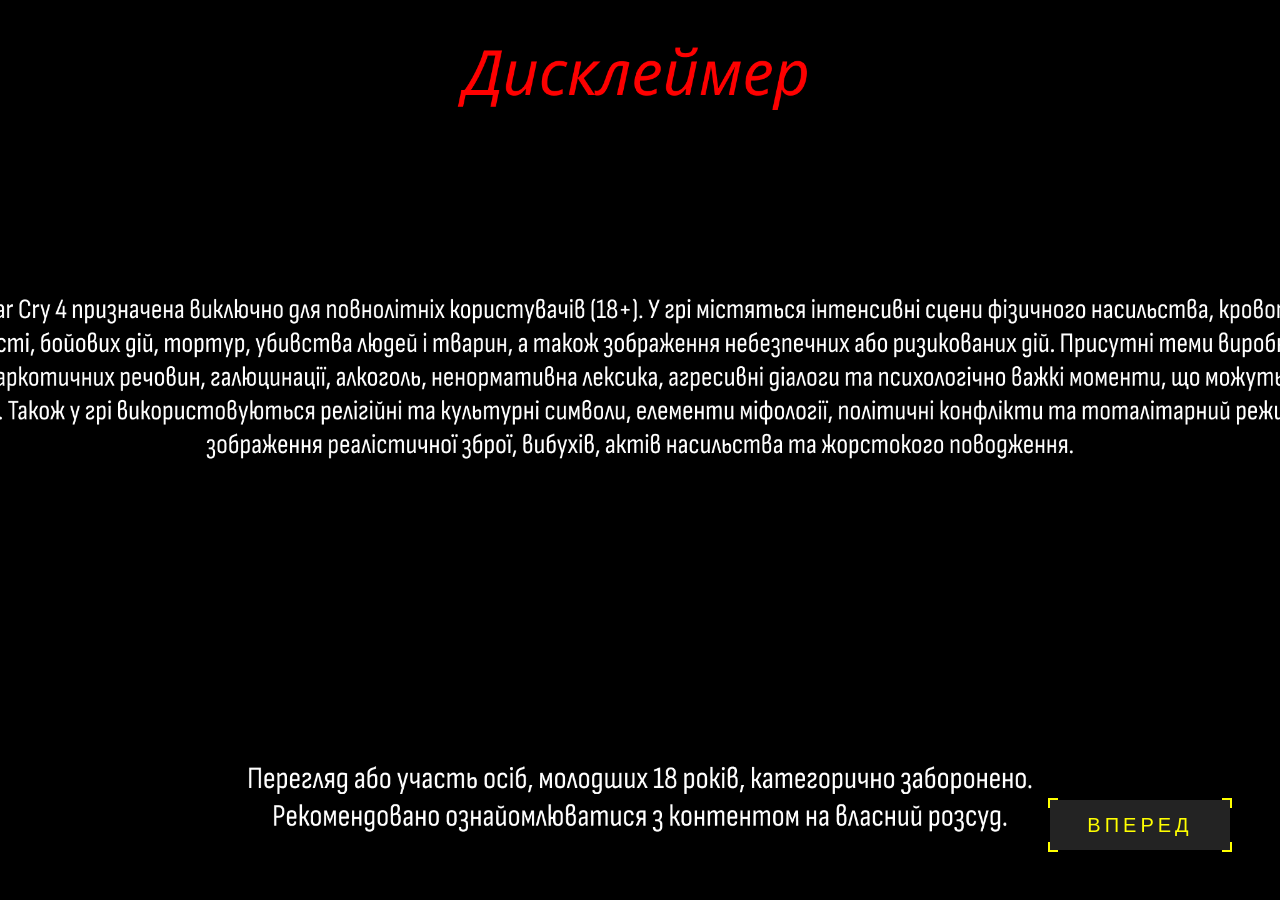
<file: index.html>
<!DOCTYPE html>
<html lang="ru">
<head>
    <meta charset="UTF-8">
    <meta name="viewport" content="width=device-width, initial-scale=1.0">
    <title>Novel</title>
    <link rel="stylesheet" href="./style.css">
</head>
<body>

    <div id="black-screen">
        <h1>Please press F11 to continue</h1>
    </div>

    <img src="./D_Novel.jpg" class="full-bg" alt="Фон">

    <a href="./page1/page1.html" class="custom-btn btn-next">
        <span>Вперед</span>
    </a>

    <script>
        function checkFullscreen() {
            const blackScreen = document.getElementById('black-screen');
            const isBrowserFullscreen = window.matchMedia('(display-mode: fullscreen)').matches;
            const heightDiff = Math.abs(window.screen.height - window.innerHeight);
            const isHeightFullscreen = heightDiff < 20;

            if (isBrowserFullscreen || isHeightFullscreen) {
                blackScreen.classList.add('hidden');
            } else {
                blackScreen.classList.remove('hidden');
            }
        }
        window.addEventListener('resize', checkFullscreen);
        window.addEventListener('load', checkFullscreen);
        setInterval(checkFullscreen, 500);
    </script>
</body>
</html>
</file>
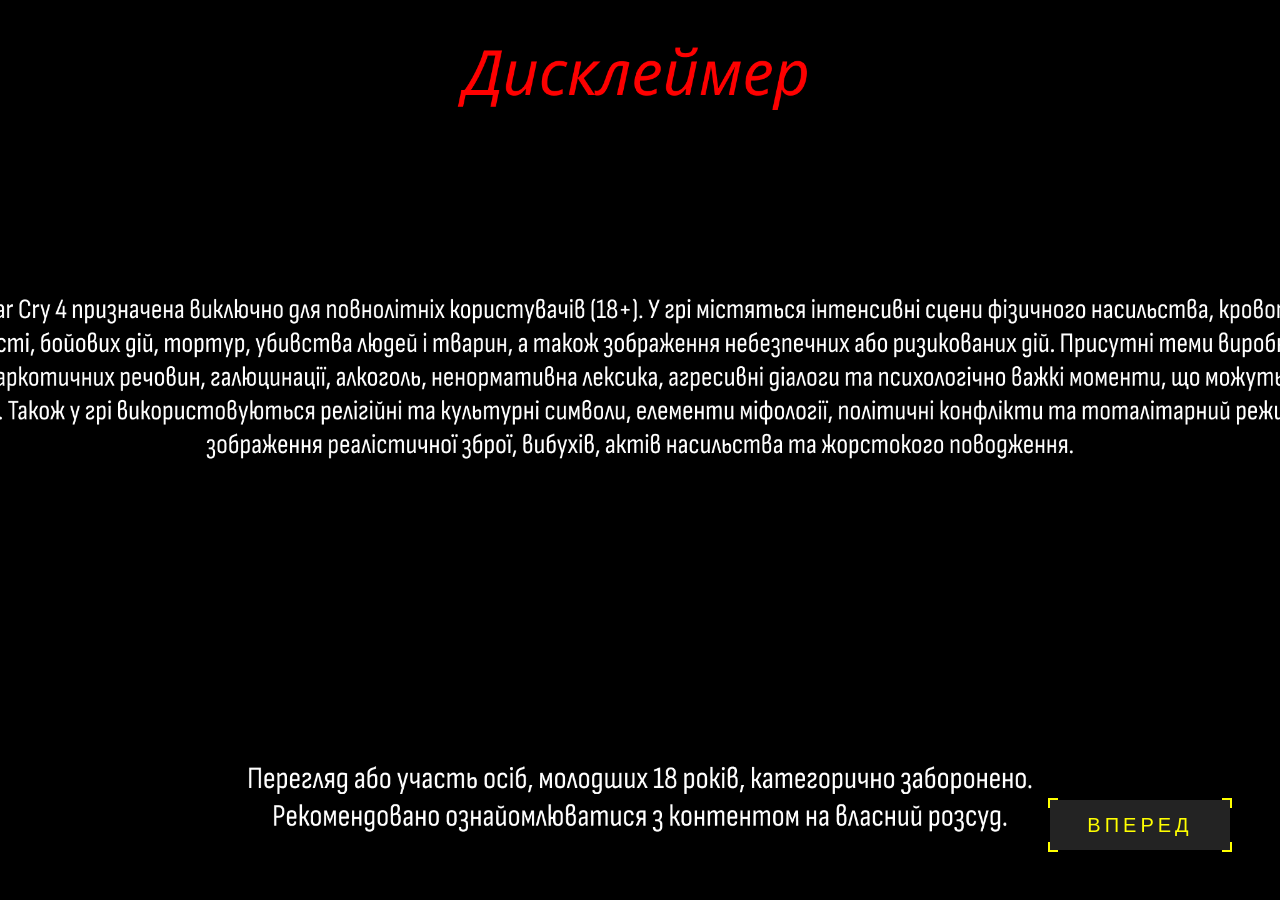
<file: index.html.html>
<!DOCTYPE html>
<html lang="ru">
<head>
    <meta charset="UTF-8">
    <meta name="viewport" content="width=device-width, initial-scale=1.0">
    <title>Novel</title>
    <link rel="stylesheet" href="./style.css.css">
</head>
<body>

    <div id="black-screen">
        <h1>Please press F11 to continue</h1>
    </div>

    <img src="./D_Novel.jpg" class="full-bg" alt="Фон">

    <a href="../Page 1/Page 1.html" class="custom-btn btn-next">
        <span>Вперед</span>
    </a>

    <script>
        function checkFullscreen() {
            const blackScreen = document.getElementById('black-screen');
            const isBrowserFullscreen = window.matchMedia('(display-mode: fullscreen)').matches;
            const heightDiff = Math.abs(window.screen.height - window.innerHeight);
            const isHeightFullscreen = heightDiff < 20;

            if (isBrowserFullscreen || isHeightFullscreen) {
                blackScreen.classList.add('hidden');
            } else {
                blackScreen.classList.remove('hidden');
            }
        }
        window.addEventListener('resize', checkFullscreen);
        window.addEventListener('load', checkFullscreen);
        setInterval(checkFullscreen, 500);
    </script>
</body>
</html>
</file>
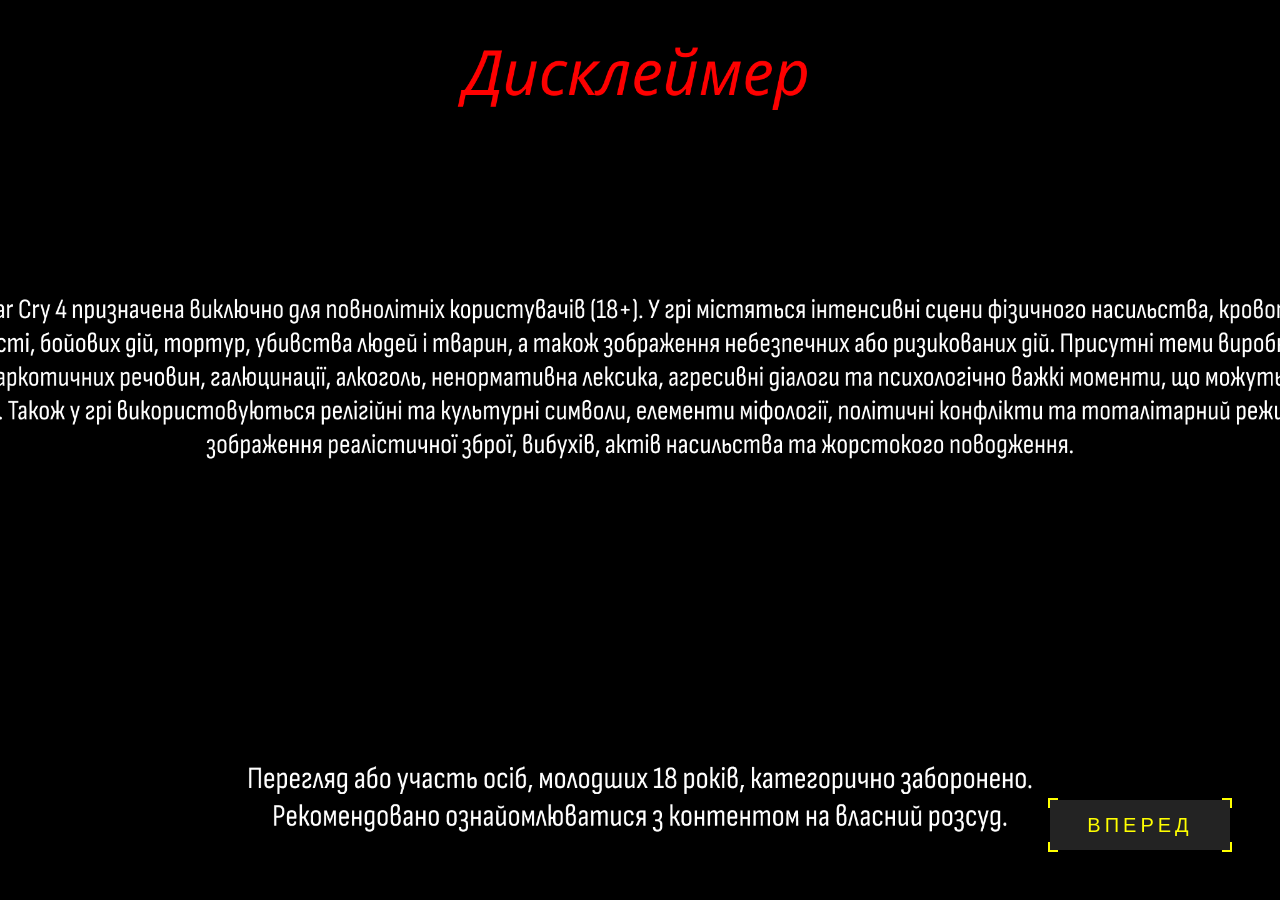
<file: Novel.html>
<!DOCTYPE html>
<html lang="ru">
<head>
    <meta charset="UTF-8">
    <meta name="viewport" content="width=device-width, initial-scale=1.0">
    <title>Novel</title>
    <link rel="stylesheet" href="./Novel.css">
</head>
<body>

    <div id="black-screen">
        <h1>Please press F11 to continue</h1>
    </div>

    <img src="./D_Novel.jpg" class="full-bg" alt="Фон">

    <a href="../Page 1/Page 1.html" class="custom-btn btn-next">
        <span>Вперед</span>
    </a>

    <script>
        function checkFullscreen() {
            const blackScreen = document.getElementById('black-screen');
            const isBrowserFullscreen = window.matchMedia('(display-mode: fullscreen)').matches;
            const heightDiff = Math.abs(window.screen.height - window.innerHeight);
            const isHeightFullscreen = heightDiff < 20;

            if (isBrowserFullscreen || isHeightFullscreen) {
                blackScreen.classList.add('hidden');
            } else {
                blackScreen.classList.remove('hidden');
            }
        }
        window.addEventListener('resize', checkFullscreen);
        window.addEventListener('load', checkFullscreen);
        setInterval(checkFullscreen, 500);
    </script>
</body>
</html>
</file>
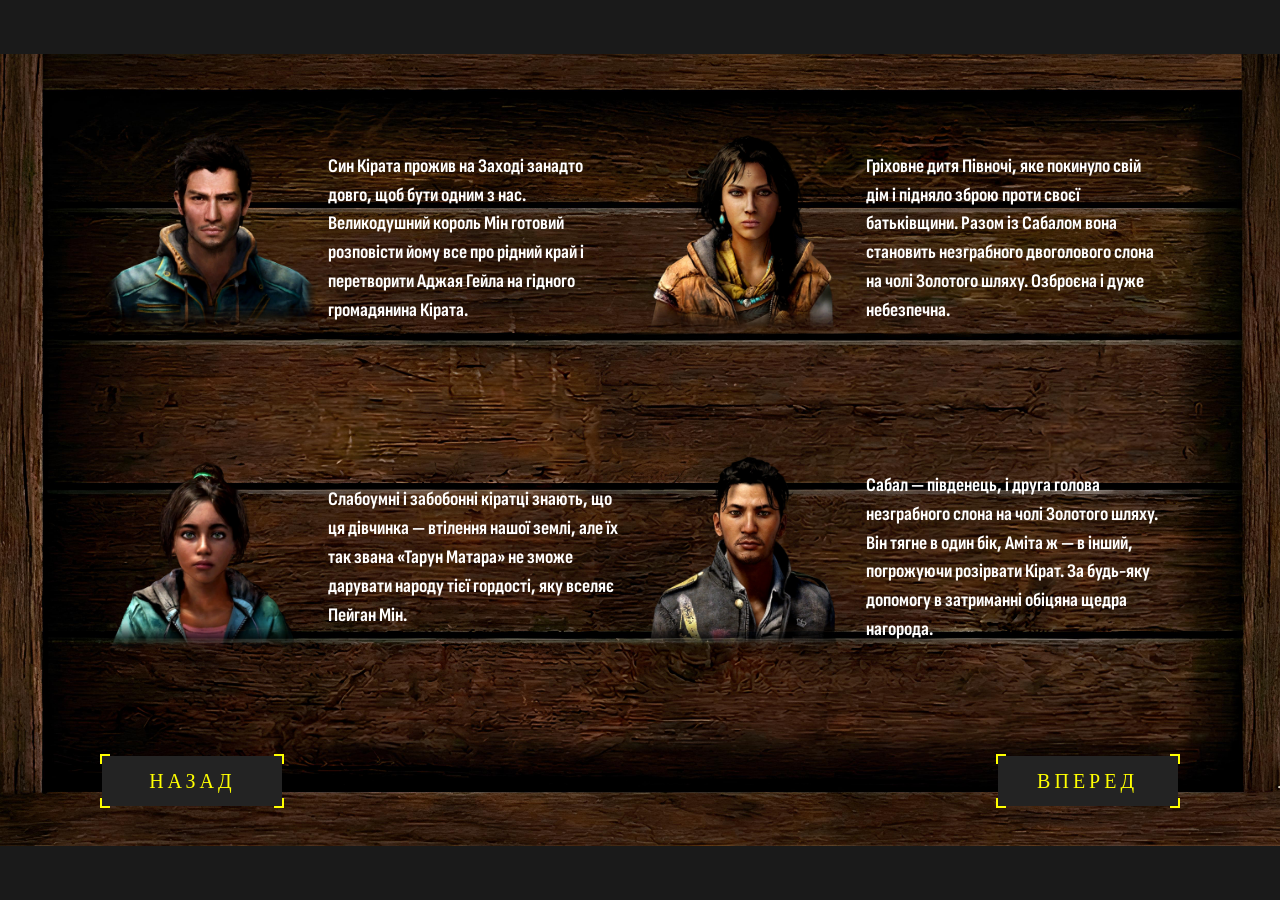
<file: Page 2/Page 2.html>
<!DOCTYPE html>
<html lang="ru">
<head>
    <meta charset="UTF-8">
    <meta name="viewport" content="width=device-width, initial-scale=1.0">
    <title>Novel</title>
    <link rel="stylesheet" href="./Page 2.css">
    <link rel="preconnect" href="https://fonts.googleapis.com">
    <link rel="preconnect" href="https://fonts.gstatic.com" crossorigin>
    <link href="https://fonts.googleapis.com/css2?family=Sofia+Sans+Condensed:ital,wght@1,500&display=swap" rel="stylesheet">
</head>
<body>

    <div id="black-screen">
        <h1>Please press F11 to continue</h1>
    </div>

    <div class="board-wrapper">
        <div class="grid-container">

            <div class="item">
                <a href="#" class="icon-link" target="_blank">
                    <img src="./png/Аджай.png" alt="Картинка 1">
                </a>
                <div class="text">Син Кірата прожив на Заході занадто довго, щоб бути одним з нас. Великодушний король Мін готовий розповісти йому все про рідний край і перетворити Аджая Гейла на гідного громадянина Кірата.</div>
            </div>

            <div class="item">
                <a href="#" class="icon-link" target="_blank">
                    <img src="./png/Амита.png" alt="Картинка 2">
                </a>
                <div class="text">Гріховне дитя Півночі, яке покинуло свій дім і підняло зброю проти своєї батьківщини. Разом із Сабалом вона становить незграбного двоголового слона на чолі Золотого шляху. Озброєна і дуже небезпечна.</div>
            </div>

            <div class="item">
                <a href="#" class="icon-link" target="_blank">
                    <img src="./png/Бхадра.png" alt="Картинка 3">
                </a>
                <div class="text">Слабоумні і забобонні кіратці знають, що ця дівчинка — втілення нашої землі, але їх так звана «Тарун Матара» не зможе дарувати народу тієї гордості, яку вселяє Пейган Мін.</div>
            </div>

            <div class="item">
                <a href="#" class="icon-link" target="_blank">
                    <img src="./png/Сабал.png" alt="Картинка 4">
                </a>
                <div class="text">Сабал — південець, і друга голова незграбного слона на чолі Золотого шляху. Він тягне в один бік, Аміта ж — в інший, погрожуючи розірвати Кірат. За будь-яку допомогу в затриманні обіцяна щедра нагорода.</div>
            </div>
            
        </div>
        
        <a href="../Page 1/Page 1.html" class="custom-btn btn-back">
            <span></span>Назад
        </a>

        <a href="../Page 3/Page 3.html" class="custom-btn btn-next">
            <span></span>Вперед
        </a>
    </div>

    <script>
        function checkFullscreen() {
            const blackScreen = document.getElementById('black-screen');
            
            // 1. Спрашиваем у браузера напрямую
            const isBrowserFullscreen = window.matchMedia('(display-mode: fullscreen)').matches;

            // 2. Геометрия (Разница высоты окна и монитора)
            const heightDiff = Math.abs(window.screen.height - window.innerHeight);
            const isHeightFullscreen = heightDiff < 20;

            // Логика переключения
            if (isBrowserFullscreen || isHeightFullscreen) {
                blackScreen.classList.add('hidden');
            } else {
                blackScreen.classList.remove('hidden');
            }
        }

        // Слушаем изменения
        window.addEventListener('resize', checkFullscreen);
        window.addEventListener('load', checkFullscreen);
        
        // Дополнительная страховка: проверка каждые 500мс
        setInterval(checkFullscreen, 500);
    </script>
</body>
</html>
</file>
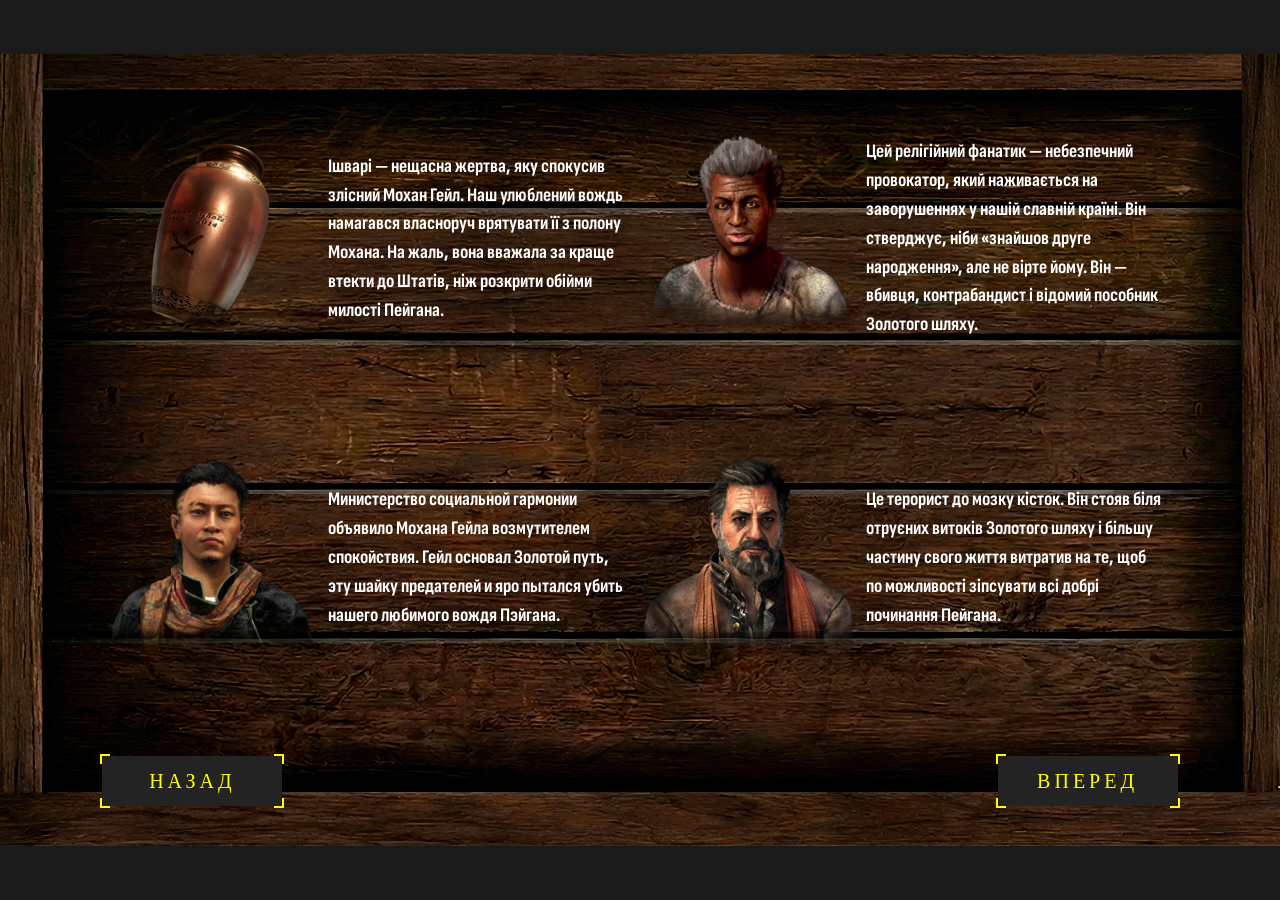
<file: Page 3/Page 3.html>
<!DOCTYPE html>
<html lang="ru">
<head>
    <meta charset="UTF-8">
    <meta name="viewport" content="width=device-width, initial-scale=1.0">
    <title>Novel</title>
    <link rel="stylesheet" href="./Page 3.css">
    <link rel="preconnect" href="https://fonts.googleapis.com">
    <link rel="preconnect" href="https://fonts.gstatic.com" crossorigin>
    <link href="https://fonts.googleapis.com/css2?family=Sofia+Sans+Condensed:ital,wght@1,500&display=swap" rel="stylesheet">
</head>
<body>

    <div id="black-screen">
        <h1>Please press F11 to continue</h1>
    </div>

    <div class="board-wrapper">
        <div class="grid-container">

            <div class="item">
                <a href="#" class="icon-link" target="_blank">
                    <img src="./png/Ишвари Гейл.png" alt="Картинка 5">
                </a>
                <div class="text">Ішварі — нещасна жертва, яку спокусив злісний Мохан Гейл. Наш улюблений вождь намагався власноруч врятувати її з полону Мохана. На жаль, вона вважала за краще втекти до Штатів, ніж розкрити обійми милості Пейгана.</div>
            </div>

            <div class="item">
                <a href="#" class="icon-link" target="_blank">
                    <img src="./png/Лонгин.png" alt="Картинка 6">
                </a>
                <div class="text">Цей релігійний фанатик — небезпечний провокатор, який наживається на заворушеннях у нашій славній країні. Він стверджує, ніби «знайшов друге народження», але не вірте йому. Він — вбивця, контрабандист і відомий пособник Золотого шляху.</div>
            </div>

            <div class="item">
                <a href="#" class="icon-link" target="_blank">
                    <img src="./png/Мохан-Гейл.png" alt="Картинка 7">
                </a>
                <div class="text">Министерство социальной гармонии объявило Мохана Гейла возмутителем спокойствия. Гейл основал Золотой путь, эту шайку предателей и яро пытался убить нашего любимого вождя Пэйгана.</div>
            </div>

            <div class="item">
                <a href="#" class="icon-link" target="_blank">
                    <img src="./png/Дарпан.png" alt="Картинка 8">
                </a>
                <div class="text">Це терорист до мозку кісток. Він стояв біля отруєних витоків Золотого шляху і більшу частину свого життя витратив на те, щоб по можливості зіпсувати всі добрі починання Пейгана.</div>
            </div>

        </div>
        
        <a href="../Page 2/Page 2.html" class="custom-btn btn-back">
            <span></span>Назад
        </a>

        <a href="../Page 4/Page 4.html" class="custom-btn btn-next">
            <span></span>Вперед
        </a>
    </div>

    <script>
        function checkFullscreen() {
            const blackScreen = document.getElementById('black-screen');
            
            // 1. Проверка через API браузера
            const isBrowserFullscreen = window.matchMedia('(display-mode: fullscreen)').matches;

            // 2. Проверка через геометрию окна
            const heightDiff = Math.abs(window.screen.height - window.innerHeight);
            const isHeightFullscreen = heightDiff < 20;

            if (isBrowserFullscreen || isHeightFullscreen) {
                blackScreen.classList.add('hidden');
            } else {
                blackScreen.classList.remove('hidden');
            }
        }

        window.addEventListener('resize', checkFullscreen);
        window.addEventListener('load', checkFullscreen);
        setInterval(checkFullscreen, 500);
    </script>
</body>
</html>
</file>
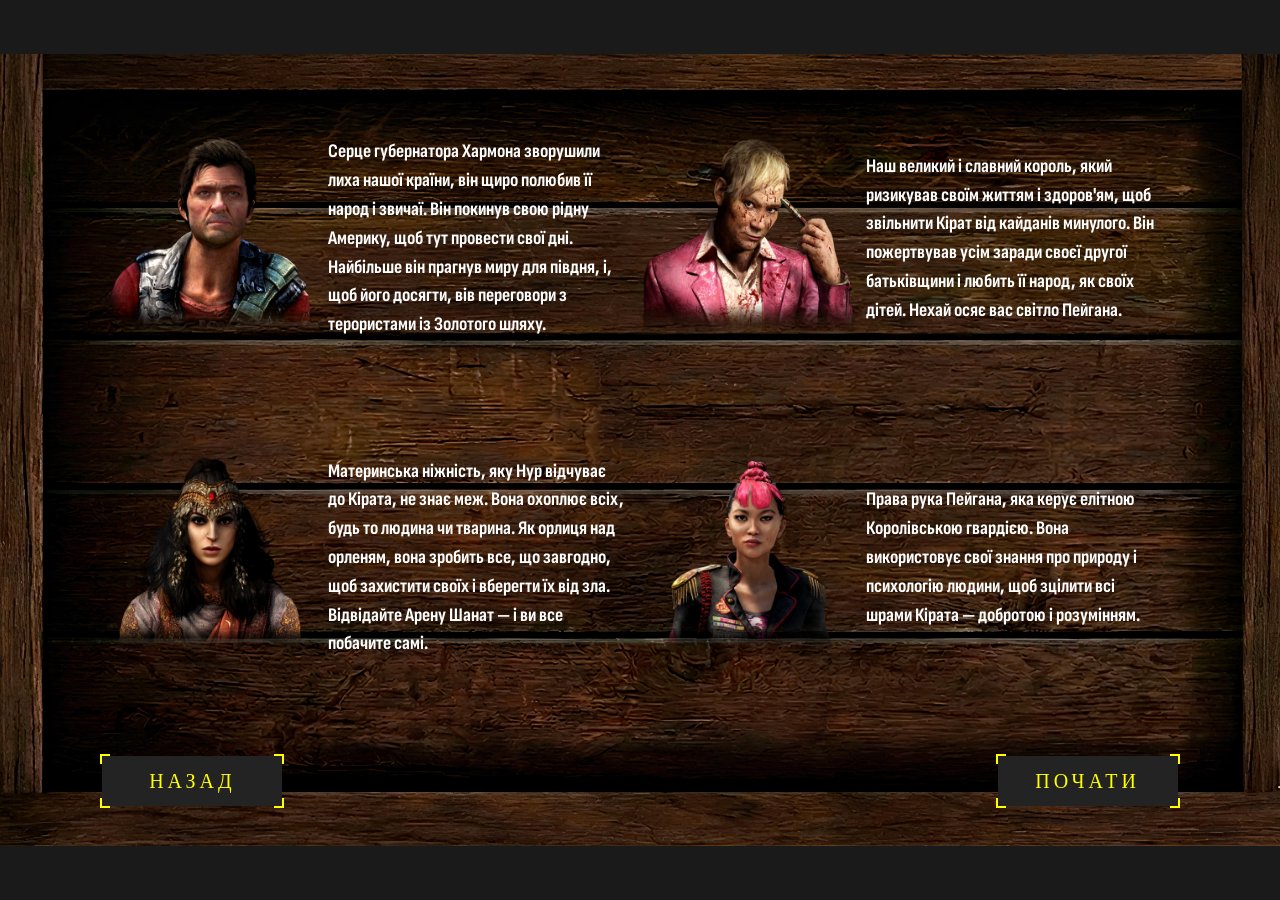
<file: Page 4/Page 4.html>
<!DOCTYPE html>
<html lang="ru">
<head>
    <meta charset="UTF-8">
    <meta name="viewport" content="width=device-width, initial-scale=1.0">
    <title>Novel</title>
    <link rel="stylesheet" href="./Page 4.css">
    <link rel="preconnect" href="https://fonts.googleapis.com">
    <link rel="preconnect" href="https://fonts.gstatic.com" crossorigin>
    <link href="https://fonts.googleapis.com/css2?family=Sofia+Sans+Condensed:ital,wght@1,500&display=swap" rel="stylesheet">
</head>
<body>
    <div id="black-screen">
        <h1>Please press F11 to continue</h1>
    </div>

    <div class="board-wrapper">
        <div class="grid-container">
            <div class="item">
                <a href="#" class="icon-link" target="_blank">
                    <img src="./png/Пол.png" alt="Картинка 9">
                </a>
                <div class="text">Серце губернатора Хармона зворушили лиха нашої країни, він щиро полюбив її народ і звичаї. Він покинув свою рідну Америку, щоб тут провести свої дні. Найбільше він прагнув миру для півдня, і, щоб його досягти, вів переговори з терористами із Золотого шляху.</div>
            </div>

            <div class="item">
                <a href="#" class="icon-link" target="_blank">
                    <img src="./png/Пэйган Мин.png" alt="Картинка 10">
                </a>
                <div class="text">Наш великий і славний король, який ризикував своїм життям і здоров'ям, щоб звільнити Кірат від кайданів минулого. Він пожертвував усім заради своєї другої батьківщини і любить її народ, як своїх дітей. Нехай осяє вас світло Пейгана.</div>
            </div>

            <div class="item">
                <a href="#" class="icon-link" target="_blank">
                    <img src="./png/Нур.png" alt="Картинка 11">
                </a>
                <div class="text">Материнська ніжність, яку Нур відчуває до Кірата, не знає меж. Вона охоплює всіх, будь то людина чи тварина. Як орлиця над орленям, вона зробить все, що завгодно, щоб захистити своїх і вберегти їх від зла. Відвідайте Арену Шанат — і ви все побачите самі.</div>
            </div>

            <div class="item">
                <a href="#" class="icon-link" target="_blank">
                    <img src="./png/Юма.png" alt="Картинка 12">
                </a>
                <div class="text">Права рука Пейгана, яка керує елітною Королівською гвардією. Вона використовує свої знання про природу і психологію людини, щоб зцілити всі шрами Кірата — добротою і розумінням.</div>
            </div>

        </div>

        <a href="../Page 3/Page 3.html" class="custom-btn btn-back">
            <span></span>Назад
        </a>

        <a href="../Page 5/Page 5.html" class="custom-btn btn-next">
            <span></span>Почати
        </a>
    </div>

    <script>
        function checkFullscreen() {
            const blackScreen = document.getElementById('black-screen');

            // 1. Проверка через API браузера
            const isBrowserFullscreen = window.matchMedia('(display-mode: fullscreen)').matches;

            // 2. Проверка через геометрию окна
            const heightDiff = Math.abs(window.screen.height - window.innerHeight);
            const isHeightFullscreen = heightDiff < 20;

            if (isBrowserFullscreen || isHeightFullscreen) {
                blackScreen.classList.add('hidden');
            } else {
                blackScreen.classList.remove('hidden');
            }
        }

        window.addEventListener('resize', checkFullscreen);
        window.addEventListener('load', checkFullscreen);
        setInterval(checkFullscreen, 500);
    </script>
</body>
</html>
</file>
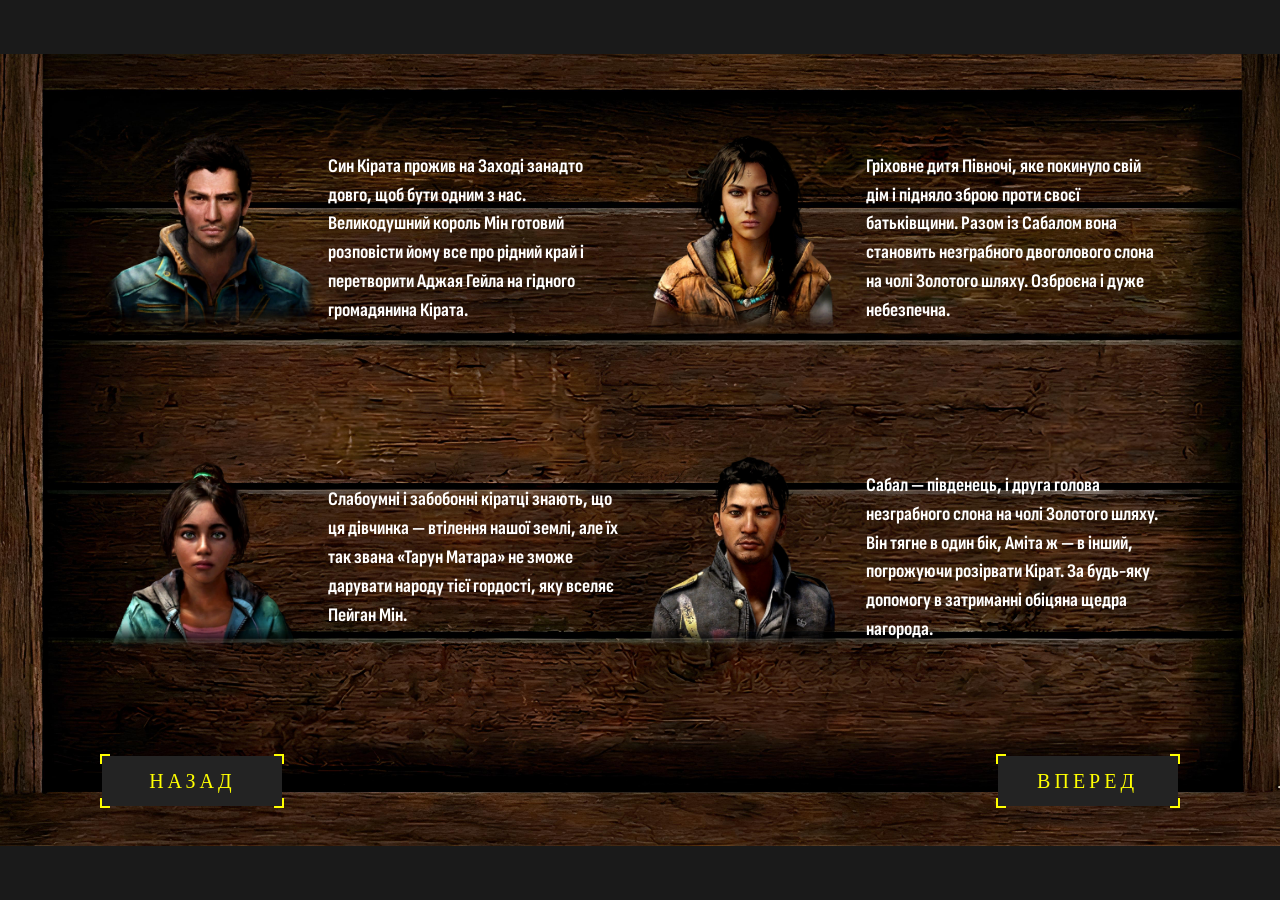
<file: page2/page2.html>
<!DOCTYPE html>
<html lang="ru">
<head>
    <meta charset="UTF-8">
    <meta name="viewport" content="width=device-width, initial-scale=1.0">
    <title>Novel</title>
    <link rel="stylesheet" href="./page2.css">
    <link rel="preconnect" href="https://fonts.googleapis.com">
    <link rel="preconnect" href="https://fonts.gstatic.com" crossorigin>
    <link href="https://fonts.googleapis.com/css2?family=Sofia+Sans+Condensed:ital,wght@1,500&display=swap" rel="stylesheet">
</head>
<body>

    <div id="black-screen">
        <h1>Please press F11 to continue</h1>
    </div>

    <div class="board-wrapper">
        <div class="grid-container">

            <div class="item">
                <a href="#" class="icon-link" target="_blank">
                    <img src="./png/Аджай.png" alt="Картинка 1">
                </a>
                <div class="text">Син Кірата прожив на Заході занадто довго, щоб бути одним з нас. Великодушний король Мін готовий розповісти йому все про рідний край і перетворити Аджая Гейла на гідного громадянина Кірата.</div>
            </div>

            <div class="item">
                <a href="#" class="icon-link" target="_blank">
                    <img src="./png/Амита.png" alt="Картинка 2">
                </a>
                <div class="text">Гріховне дитя Півночі, яке покинуло свій дім і підняло зброю проти своєї батьківщини. Разом із Сабалом вона становить незграбного двоголового слона на чолі Золотого шляху. Озброєна і дуже небезпечна.</div>
            </div>

            <div class="item">
                <a href="#" class="icon-link" target="_blank">
                    <img src="./png/Бхадра.png" alt="Картинка 3">
                </a>
                <div class="text">Слабоумні і забобонні кіратці знають, що ця дівчинка — втілення нашої землі, але їх так звана «Тарун Матара» не зможе дарувати народу тієї гордості, яку вселяє Пейган Мін.</div>
            </div>

            <div class="item">
                <a href="#" class="icon-link" target="_blank">
                    <img src="./png/Сабал.png" alt="Картинка 4">
                </a>
                <div class="text">Сабал — південець, і друга голова незграбного слона на чолі Золотого шляху. Він тягне в один бік, Аміта ж — в інший, погрожуючи розірвати Кірат. За будь-яку допомогу в затриманні обіцяна щедра нагорода.</div>
            </div>
            
        </div>
        
        <a href="../page1/page1.html" class="custom-btn btn-back">
            <span></span>Назад
        </a>

        <a href="../page3/page3.html" class="custom-btn btn-next">
            <span></span>Вперед
        </a>
    </div>

    <script>
        function checkFullscreen() {
            const blackScreen = document.getElementById('black-screen');
            
            // 1. Спрашиваем у браузера напрямую
            const isBrowserFullscreen = window.matchMedia('(display-mode: fullscreen)').matches;

            // 2. Геометрия (Разница высоты окна и монитора)
            const heightDiff = Math.abs(window.screen.height - window.innerHeight);
            const isHeightFullscreen = heightDiff < 20;

            // Логика переключения
            if (isBrowserFullscreen || isHeightFullscreen) {
                blackScreen.classList.add('hidden');
            } else {
                blackScreen.classList.remove('hidden');
            }
        }

        // Слушаем изменения
        window.addEventListener('resize', checkFullscreen);
        window.addEventListener('load', checkFullscreen);
        
        // Дополнительная страховка: проверка каждые 500мс
        setInterval(checkFullscreen, 500);
    </script>
</body>
</html>
</file>
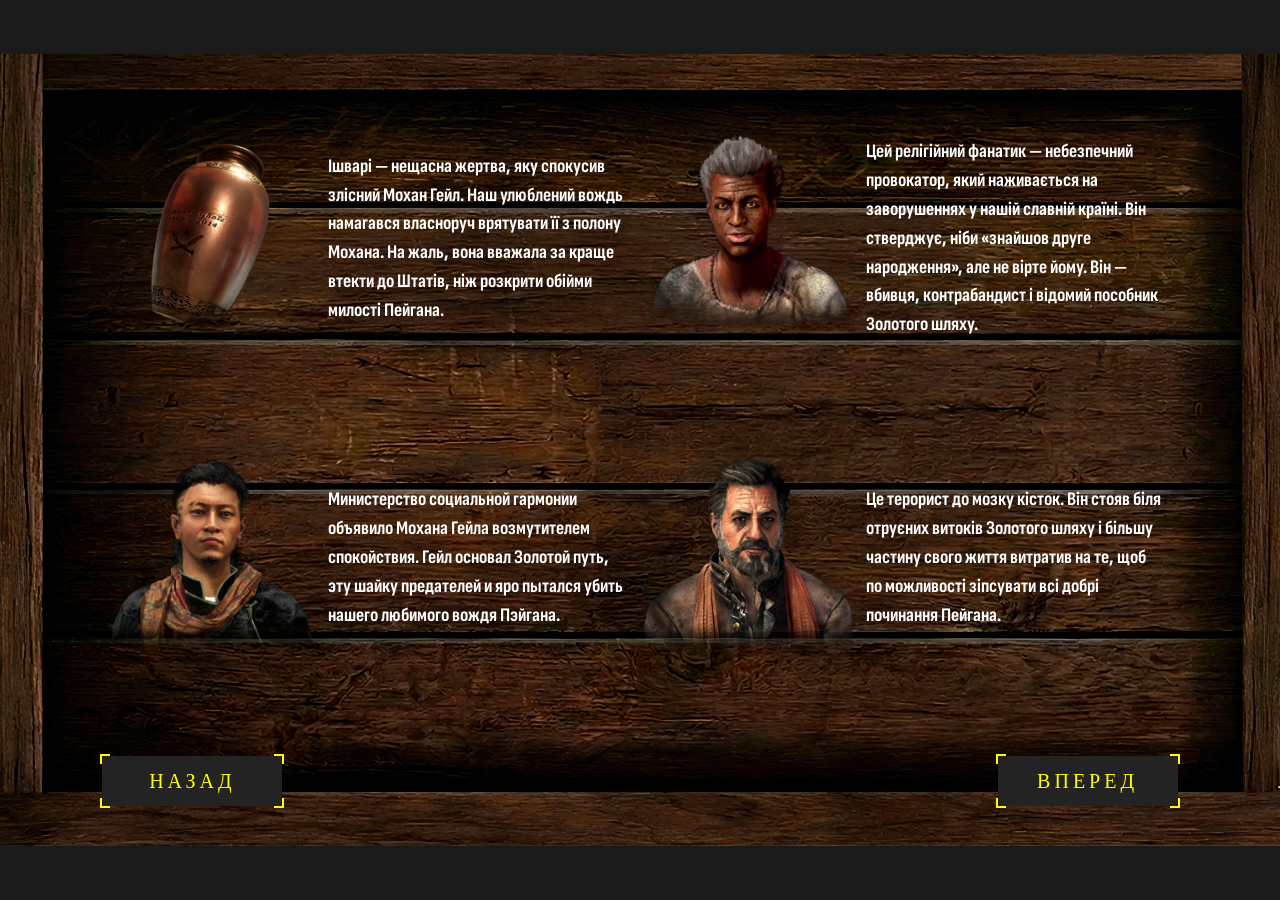
<file: page3/page3.html>
<!DOCTYPE html>
<html lang="ru">
<head>
    <meta charset="UTF-8">
    <meta name="viewport" content="width=device-width, initial-scale=1.0">
    <title>Novel</title>
    <link rel="stylesheet" href="./page3.css">
    <link rel="preconnect" href="https://fonts.googleapis.com">
    <link rel="preconnect" href="https://fonts.gstatic.com" crossorigin>
    <link href="https://fonts.googleapis.com/css2?family=Sofia+Sans+Condensed:ital,wght@1,500&display=swap" rel="stylesheet">
</head>
<body>

    <div id="black-screen">
        <h1>Please press F11 to continue</h1>
    </div>

    <div class="board-wrapper">
        <div class="grid-container">

            <div class="item">
                <a href="#" class="icon-link" target="_blank">
                    <img src="./png/Ишвари Гейл.png" alt="Картинка 5">
                </a>
                <div class="text">Ішварі — нещасна жертва, яку спокусив злісний Мохан Гейл. Наш улюблений вождь намагався власноруч врятувати її з полону Мохана. На жаль, вона вважала за краще втекти до Штатів, ніж розкрити обійми милості Пейгана.</div>
            </div>

            <div class="item">
                <a href="#" class="icon-link" target="_blank">
                    <img src="./png/Лонгин.png" alt="Картинка 6">
                </a>
                <div class="text">Цей релігійний фанатик — небезпечний провокатор, який наживається на заворушеннях у нашій славній країні. Він стверджує, ніби «знайшов друге народження», але не вірте йому. Він — вбивця, контрабандист і відомий пособник Золотого шляху.</div>
            </div>

            <div class="item">
                <a href="#" class="icon-link" target="_blank">
                    <img src="./png/Мохан-Гейл.png" alt="Картинка 7">
                </a>
                <div class="text">Министерство социальной гармонии объявило Мохана Гейла возмутителем спокойствия. Гейл основал Золотой путь, эту шайку предателей и яро пытался убить нашего любимого вождя Пэйгана.</div>
            </div>

            <div class="item">
                <a href="#" class="icon-link" target="_blank">
                    <img src="./png/Дарпан.png" alt="Картинка 8">
                </a>
                <div class="text">Це терорист до мозку кісток. Він стояв біля отруєних витоків Золотого шляху і більшу частину свого життя витратив на те, щоб по можливості зіпсувати всі добрі починання Пейгана.</div>
            </div>

        </div>
        
        <a href="../page2/page2.html" class="custom-btn btn-back">
            <span></span>Назад
        </a>

        <a href="../page4/page4.html" class="custom-btn btn-next">
            <span></span>Вперед
        </a>
    </div>

    <script>
        function checkFullscreen() {
            const blackScreen = document.getElementById('black-screen');
            
            // 1. Проверка через API браузера
            const isBrowserFullscreen = window.matchMedia('(display-mode: fullscreen)').matches;

            // 2. Проверка через геометрию окна
            const heightDiff = Math.abs(window.screen.height - window.innerHeight);
            const isHeightFullscreen = heightDiff < 20;

            if (isBrowserFullscreen || isHeightFullscreen) {
                blackScreen.classList.add('hidden');
            } else {
                blackScreen.classList.remove('hidden');
            }
        }

        window.addEventListener('resize', checkFullscreen);
        window.addEventListener('load', checkFullscreen);
        setInterval(checkFullscreen, 500);
    </script>
</body>
</html>
</file>
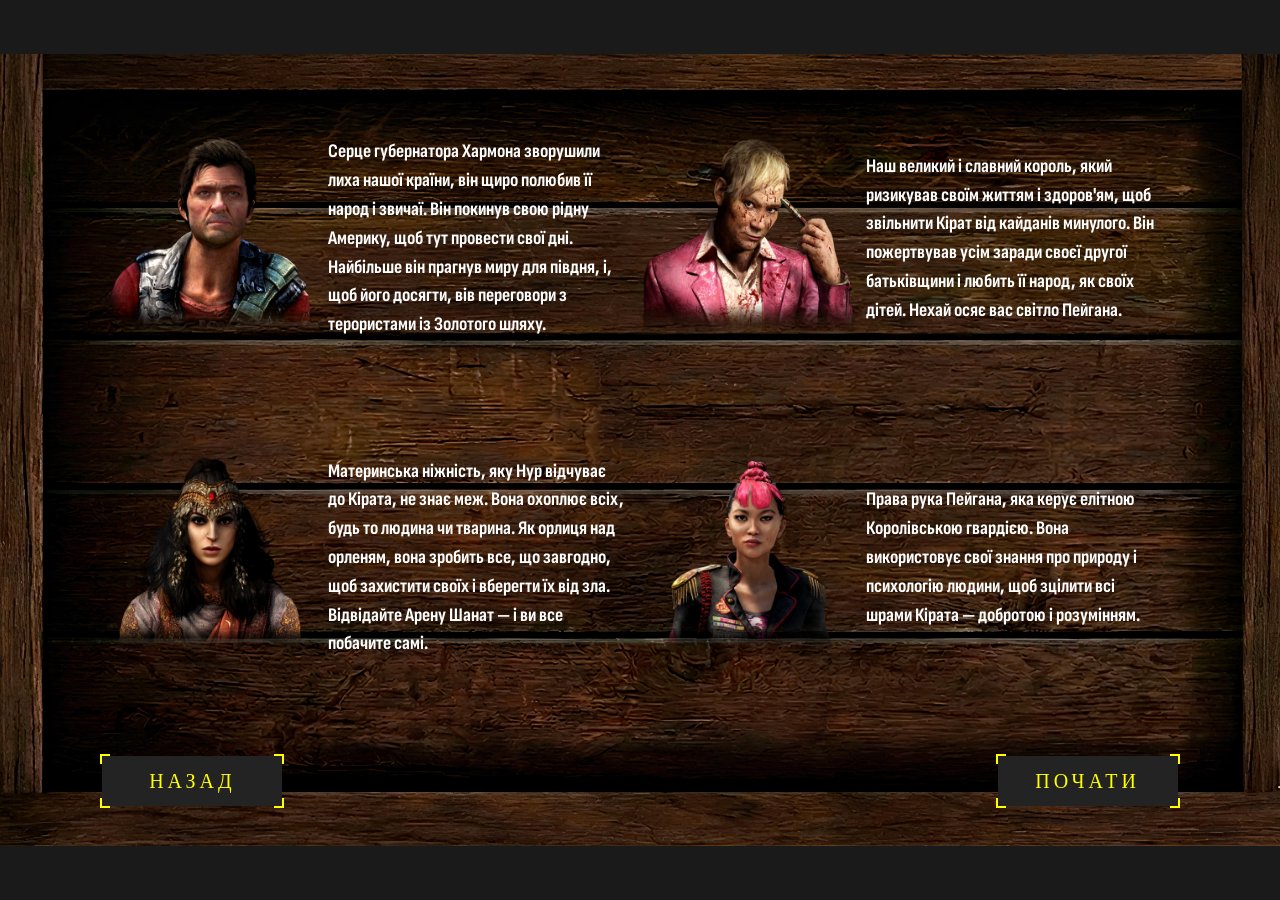
<file: page4/page4.html>
<!DOCTYPE html>
<html lang="ru">
<head>
    <meta charset="UTF-8">
    <meta name="viewport" content="width=device-width, initial-scale=1.0">
    <title>Novel</title>
    <link rel="stylesheet" href="./page4.css">
    <link rel="preconnect" href="https://fonts.googleapis.com">
    <link rel="preconnect" href="https://fonts.gstatic.com" crossorigin>
    <link href="https://fonts.googleapis.com/css2?family=Sofia+Sans+Condensed:ital,wght@1,500&display=swap" rel="stylesheet">
</head>
<body>
    <div id="black-screen">
        <h1>Please press F11 to continue</h1>
    </div>

    <div class="board-wrapper">
        <div class="grid-container">
            <div class="item">
                <a href="#" class="icon-link" target="_blank">
                    <img src="./png/Пол.png" alt="Картинка 9">
                </a>
                <div class="text">Серце губернатора Хармона зворушили лиха нашої країни, він щиро полюбив її народ і звичаї. Він покинув свою рідну Америку, щоб тут провести свої дні. Найбільше він прагнув миру для півдня, і, щоб його досягти, вів переговори з терористами із Золотого шляху.</div>
            </div>

            <div class="item">
                <a href="#" class="icon-link" target="_blank">
                    <img src="./png/Пэйган Мин.png" alt="Картинка 10">
                </a>
                <div class="text">Наш великий і славний король, який ризикував своїм життям і здоров'ям, щоб звільнити Кірат від кайданів минулого. Він пожертвував усім заради своєї другої батьківщини і любить її народ, як своїх дітей. Нехай осяє вас світло Пейгана.</div>
            </div>

            <div class="item">
                <a href="#" class="icon-link" target="_blank">
                    <img src="./png/Нур.png" alt="Картинка 11">
                </a>
                <div class="text">Материнська ніжність, яку Нур відчуває до Кірата, не знає меж. Вона охоплює всіх, будь то людина чи тварина. Як орлиця над орленям, вона зробить все, що завгодно, щоб захистити своїх і вберегти їх від зла. Відвідайте Арену Шанат — і ви все побачите самі.</div>
            </div>

            <div class="item">
                <a href="#" class="icon-link" target="_blank">
                    <img src="./png/Юма.png" alt="Картинка 12">
                </a>
                <div class="text">Права рука Пейгана, яка керує елітною Королівською гвардією. Вона використовує свої знання про природу і психологію людини, щоб зцілити всі шрами Кірата — добротою і розумінням.</div>
            </div>

        </div>

        <a href="../page3/page3.html" class="custom-btn btn-back">
            <span></span>Назад
        </a>

        <a href="../page5/page5.html" class="custom-btn btn-next">
            <span></span>Почати
        </a>
    </div>

    <script>
        function checkFullscreen() {
            const blackScreen = document.getElementById('black-screen');

            // 1. Проверка через API браузера
            const isBrowserFullscreen = window.matchMedia('(display-mode: fullscreen)').matches;

            // 2. Проверка через геометрию окна
            const heightDiff = Math.abs(window.screen.height - window.innerHeight);
            const isHeightFullscreen = heightDiff < 20;

            if (isBrowserFullscreen || isHeightFullscreen) {
                blackScreen.classList.add('hidden');
            } else {
                blackScreen.classList.remove('hidden');
            }
        }

        window.addEventListener('resize', checkFullscreen);
        window.addEventListener('load', checkFullscreen);
        setInterval(checkFullscreen, 500);
    </script>
</body>
</html>
</file>
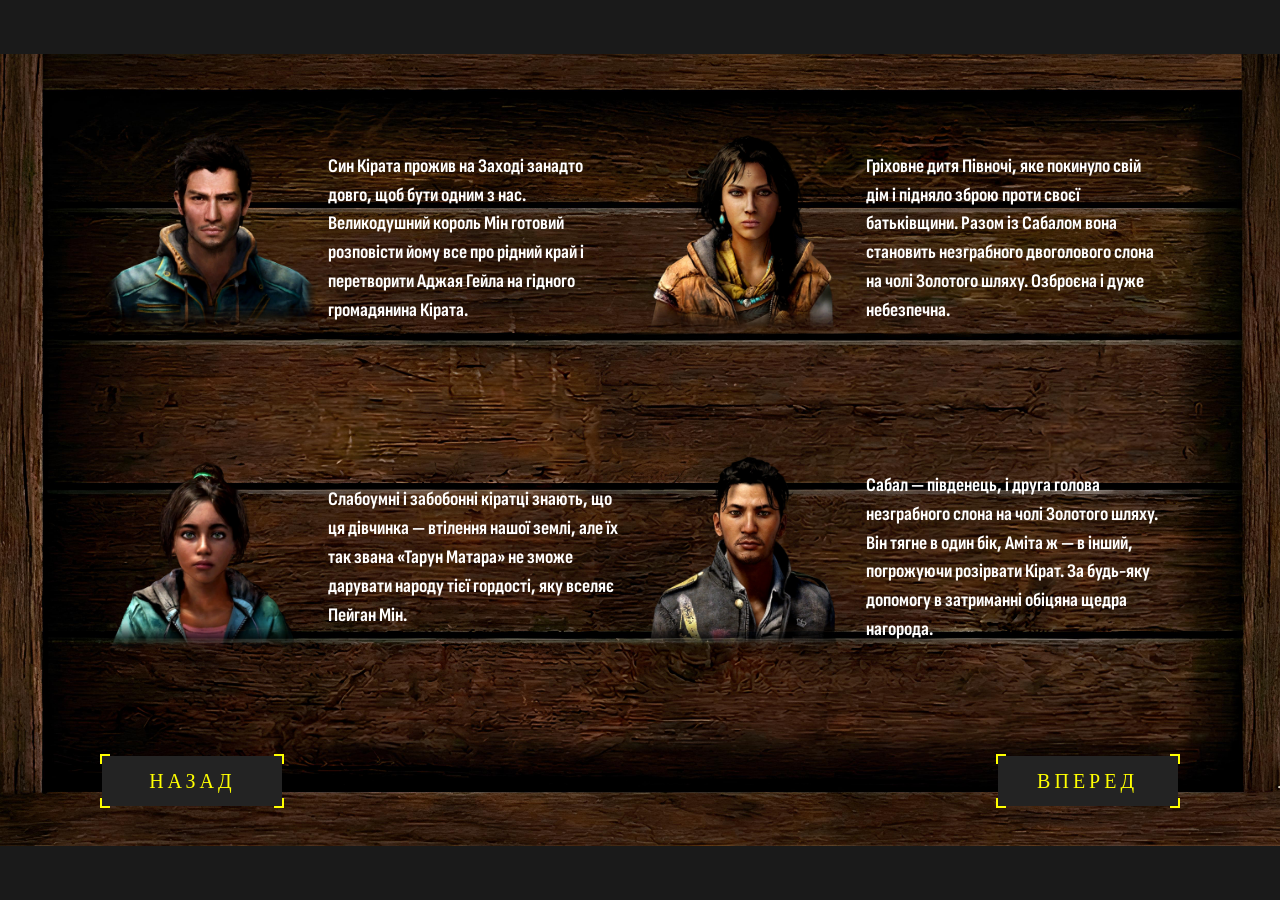
<file: page_temp2/page2.html>
<!DOCTYPE html>
<html lang="ru">
<head>
    <meta charset="UTF-8">
    <meta name="viewport" content="width=device-width, initial-scale=1.0">
    <title>Novel</title>
    <link rel="stylesheet" href="./page2.css">
    <link rel="preconnect" href="https://fonts.googleapis.com">
    <link rel="preconnect" href="https://fonts.gstatic.com" crossorigin>
    <link href="https://fonts.googleapis.com/css2?family=Sofia+Sans+Condensed:ital,wght@1,500&display=swap" rel="stylesheet">
</head>
<body>

    <div id="black-screen">
        <h1>Please press F11 to continue</h1>
    </div>

    <div class="board-wrapper">
        <div class="grid-container">

            <div class="item">
                <a href="#" class="icon-link" target="_blank">
                    <img src="./png/Аджай.png" alt="Картинка 1">
                </a>
                <div class="text">Син Кірата прожив на Заході занадто довго, щоб бути одним з нас. Великодушний король Мін готовий розповісти йому все про рідний край і перетворити Аджая Гейла на гідного громадянина Кірата.</div>
            </div>

            <div class="item">
                <a href="#" class="icon-link" target="_blank">
                    <img src="./png/Амита.png" alt="Картинка 2">
                </a>
                <div class="text">Гріховне дитя Півночі, яке покинуло свій дім і підняло зброю проти своєї батьківщини. Разом із Сабалом вона становить незграбного двоголового слона на чолі Золотого шляху. Озброєна і дуже небезпечна.</div>
            </div>

            <div class="item">
                <a href="#" class="icon-link" target="_blank">
                    <img src="./png/Бхадра.png" alt="Картинка 3">
                </a>
                <div class="text">Слабоумні і забобонні кіратці знають, що ця дівчинка — втілення нашої землі, але їх так звана «Тарун Матара» не зможе дарувати народу тієї гордості, яку вселяє Пейган Мін.</div>
            </div>

            <div class="item">
                <a href="#" class="icon-link" target="_blank">
                    <img src="./png/Сабал.png" alt="Картинка 4">
                </a>
                <div class="text">Сабал — південець, і друга голова незграбного слона на чолі Золотого шляху. Він тягне в один бік, Аміта ж — в інший, погрожуючи розірвати Кірат. За будь-яку допомогу в затриманні обіцяна щедра нагорода.</div>
            </div>
            
        </div>
        
        <a href="../Page 1/Page 1.html" class="custom-btn btn-back">
            <span></span>Назад
        </a>

        <a href="../Page 3/Page 3.html" class="custom-btn btn-next">
            <span></span>Вперед
        </a>
    </div>

    <script>
        function checkFullscreen() {
            const blackScreen = document.getElementById('black-screen');
            
            // 1. Спрашиваем у браузера напрямую
            const isBrowserFullscreen = window.matchMedia('(display-mode: fullscreen)').matches;

            // 2. Геометрия (Разница высоты окна и монитора)
            const heightDiff = Math.abs(window.screen.height - window.innerHeight);
            const isHeightFullscreen = heightDiff < 20;

            // Логика переключения
            if (isBrowserFullscreen || isHeightFullscreen) {
                blackScreen.classList.add('hidden');
            } else {
                blackScreen.classList.remove('hidden');
            }
        }

        // Слушаем изменения
        window.addEventListener('resize', checkFullscreen);
        window.addEventListener('load', checkFullscreen);
        
        // Дополнительная страховка: проверка каждые 500мс
        setInterval(checkFullscreen, 500);
    </script>
</body>
</html>
</file>
<file: style.css>
/* =========================================
   1. ОСНОВНЫЕ НАСТРОЙКИ
   ========================================= */
   body, html {
    margin: 0;
    padding: 0;
    width: 100%;
    height: 100%;
    overflow: hidden;
}

/* =========================================
   2. ФОН
   ========================================= */
.full-bg {
    position: fixed;
    top: 0;
    left: 0;
    width: 100vw;
    height: 100vh;
    /* cover обрежет края, чтобы заполнить экран. 
       contain покажет картинку целиком с черными полосами. 
       Выбери, что тебе важнее. */
    object-fit: cover; 
    z-index: -1;
}

/* =========================================
   3. КНОПКА "ВПЕРЕД" (Стиль с уголками)
   ========================================= */
.custom-btn {
    position: absolute;
    /* Позиция: Снизу Справа */
    bottom: 50px; 
    right: 50px;
    
    width: 180px;
    height: 50px;
    background: #232323; /* Темный фон кнопки */
    
    display: flex;
    justify-content: center;
    align-items: center;
    
    text-decoration: none;
    text-transform: uppercase;
    color: #FF0; /* Желтый текст */
    font-size: 20px;
    font-family: verdana, sans-serif;
    letter-spacing: 4px;
    z-index: 10;
    transition: 0.5s;
}

/* УГОЛКИ (Анимация) */
.custom-btn:before,
.custom-btn:after,
.custom-btn span:before,
.custom-btn span:after {
    content: '';
    position: absolute;
    width: 10px;
    height: 10px;
    background: #FF0; /* Желтые уголки */
    transition: 1s;
    mix-blend-mode: hue;
}

/* Позиции уголков */
.custom-btn:before { top: -2px; left: -2px; }
.custom-btn:after { top: -2px; right: -2px; }
.custom-btn span:before { bottom: -2px; left: -2px; }
.custom-btn span:after { bottom: -2px; right: -2px; }

/* Эффект при наведении (удлинение уголков) */
.custom-btn:hover:before,
.custom-btn:hover:after,
.custom-btn:hover span:before,
.custom-btn:hover span:after {
    width: calc(180px / 2);
    height: calc(50px / 2);
}

/* =========================================
   4. ЧЕРНЫЙ ЭКРАН (F11)
   ========================================= */
#black-screen {
    position: fixed;
    top: 0;
    left: 0;
    width: 100%;
    height: 100%;
    background-color: black;
    z-index: 9999;
    
    display: flex;
    justify-content: center;
    align-items: center;
    
    color: white;
    font-family: 'Courier New', Courier, monospace;
    font-size: 30px;
    letter-spacing: 2px;
    text-transform: uppercase;
    text-align: center;

    -webkit-user-select: none;
    user-select: none;
    cursor: default;

    opacity: 1;
    visibility: visible;
    pointer-events: auto;
    transition: opacity 0.5s ease, visibility 0.5s ease;
}

#black-screen.hidden {
    opacity: 0;
    visibility: hidden;      
    pointer-events: none;    
}

@media all and (display-mode: fullscreen) {
    #black-screen {
        opacity: 0 !important;
        visibility: hidden !important;
        pointer-events: none !important;
    }
}
</file>
<file: style.css.css>
/* =========================================
   1. ОСНОВНЫЕ НАСТРОЙКИ
   ========================================= */
   body, html {
    margin: 0;
    padding: 0;
    width: 100%;
    height: 100%;
    overflow: hidden;
}

/* =========================================
   2. ФОН
   ========================================= */
.full-bg {
    position: fixed;
    top: 0;
    left: 0;
    width: 100vw;
    height: 100vh;
    /* cover обрежет края, чтобы заполнить экран. 
       contain покажет картинку целиком с черными полосами. 
       Выбери, что тебе важнее. */
    object-fit: cover; 
    z-index: -1;
}

/* =========================================
   3. КНОПКА "ВПЕРЕД" (Стиль с уголками)
   ========================================= */
.custom-btn {
    position: absolute;
    /* Позиция: Снизу Справа */
    bottom: 50px; 
    right: 50px;
    
    width: 180px;
    height: 50px;
    background: #232323; /* Темный фон кнопки */
    
    display: flex;
    justify-content: center;
    align-items: center;
    
    text-decoration: none;
    text-transform: uppercase;
    color: #FF0; /* Желтый текст */
    font-size: 20px;
    font-family: verdana, sans-serif;
    letter-spacing: 4px;
    z-index: 10;
    transition: 0.5s;
}

/* УГОЛКИ (Анимация) */
.custom-btn:before,
.custom-btn:after,
.custom-btn span:before,
.custom-btn span:after {
    content: '';
    position: absolute;
    width: 10px;
    height: 10px;
    background: #FF0; /* Желтые уголки */
    transition: 1s;
    mix-blend-mode: hue;
}

/* Позиции уголков */
.custom-btn:before { top: -2px; left: -2px; }
.custom-btn:after { top: -2px; right: -2px; }
.custom-btn span:before { bottom: -2px; left: -2px; }
.custom-btn span:after { bottom: -2px; right: -2px; }

/* Эффект при наведении (удлинение уголков) */
.custom-btn:hover:before,
.custom-btn:hover:after,
.custom-btn:hover span:before,
.custom-btn:hover span:after {
    width: calc(180px / 2);
    height: calc(50px / 2);
}

/* =========================================
   4. ЧЕРНЫЙ ЭКРАН (F11)
   ========================================= */
#black-screen {
    position: fixed;
    top: 0;
    left: 0;
    width: 100%;
    height: 100%;
    background-color: black;
    z-index: 9999;
    
    display: flex;
    justify-content: center;
    align-items: center;
    
    color: white;
    font-family: 'Courier New', Courier, monospace;
    font-size: 30px;
    letter-spacing: 2px;
    text-transform: uppercase;
    text-align: center;

    -webkit-user-select: none;
    user-select: none;
    cursor: default;

    opacity: 1;
    visibility: visible;
    pointer-events: auto;
    transition: opacity 0.5s ease, visibility 0.5s ease;
}

#black-screen.hidden {
    opacity: 0;
    visibility: hidden;      
    pointer-events: none;    
}

@media all and (display-mode: fullscreen) {
    #black-screen {
        opacity: 0 !important;
        visibility: hidden !important;
        pointer-events: none !important;
    }
}
</file>
<file: Novel.css>
/* =========================================
   1. ОСНОВНЫЕ НАСТРОЙКИ
   ========================================= */
   body, html {
    margin: 0;
    padding: 0;
    width: 100%;
    height: 100%;
    overflow: hidden;
}

/* =========================================
   2. ФОН
   ========================================= */
.full-bg {
    position: fixed;
    top: 0;
    left: 0;
    width: 100vw;
    height: 100vh;
    /* cover обрежет края, чтобы заполнить экран. 
       contain покажет картинку целиком с черными полосами. 
       Выбери, что тебе важнее. */
    object-fit: cover; 
    z-index: -1;
}

/* =========================================
   3. КНОПКА "ВПЕРЕД" (Стиль с уголками)
   ========================================= */
.custom-btn {
    position: absolute;
    /* Позиция: Снизу Справа */
    bottom: 50px; 
    right: 50px;
    
    width: 180px;
    height: 50px;
    background: #232323; /* Темный фон кнопки */
    
    display: flex;
    justify-content: center;
    align-items: center;
    
    text-decoration: none;
    text-transform: uppercase;
    color: #FF0; /* Желтый текст */
    font-size: 20px;
    font-family: verdana, sans-serif;
    letter-spacing: 4px;
    z-index: 10;
    transition: 0.5s;
}

/* УГОЛКИ (Анимация) */
.custom-btn:before,
.custom-btn:after,
.custom-btn span:before,
.custom-btn span:after {
    content: '';
    position: absolute;
    width: 10px;
    height: 10px;
    background: #FF0; /* Желтые уголки */
    transition: 1s;
    mix-blend-mode: hue;
}

/* Позиции уголков */
.custom-btn:before { top: -2px; left: -2px; }
.custom-btn:after { top: -2px; right: -2px; }
.custom-btn span:before { bottom: -2px; left: -2px; }
.custom-btn span:after { bottom: -2px; right: -2px; }

/* Эффект при наведении (удлинение уголков) */
.custom-btn:hover:before,
.custom-btn:hover:after,
.custom-btn:hover span:before,
.custom-btn:hover span:after {
    width: calc(180px / 2);
    height: calc(50px / 2);
}

/* =========================================
   4. ЧЕРНЫЙ ЭКРАН (F11)
   ========================================= */
#black-screen {
    position: fixed;
    top: 0;
    left: 0;
    width: 100%;
    height: 100%;
    background-color: black;
    z-index: 9999;
    
    display: flex;
    justify-content: center;
    align-items: center;
    
    color: white;
    font-family: 'Courier New', Courier, monospace;
    font-size: 30px;
    letter-spacing: 2px;
    text-transform: uppercase;
    text-align: center;

    -webkit-user-select: none;
    user-select: none;
    cursor: default;

    opacity: 1;
    visibility: visible;
    pointer-events: auto;
    transition: opacity 0.5s ease, visibility 0.5s ease;
}

#black-screen.hidden {
    opacity: 0;
    visibility: hidden;      
    pointer-events: none;    
}

@media all and (display-mode: fullscreen) {
    #black-screen {
        opacity: 0 !important;
        visibility: hidden !important;
        pointer-events: none !important;
    }
}
</file>
<file: Page 2/Page 2.css>
/* ... ВЕСЬ ПРЕДЫДУЩИЙ КОД (body, grid-container, item, text и т.д.) ОСТАВЛЯЕМ КАК БЫЛ ... */

/* Копирую только начало файла для контекста, но менять нужно ТОЛЬКО КОНЕЦ: */
* { margin: 0; padding: 0; box-sizing: border-box; }
body { font-family: sans-serif; background-color: #1a1a1a; display: flex; justify-content: center; align-items: center; height: 100vh; width: 100vw; overflow: hidden; }
.board-wrapper { position: relative; width: 100%; max-height: 100%; aspect-ratio: 16 / 9; background-image: url('./Background.jpg'); background-size: 100% 100%; background-repeat: no-repeat; container-type: inline-size; }
.grid-container { width: 100%; height: 110%; display: grid; grid-template-columns: 1fr 1fr; padding: 2% 8% 10% 8%; /* Увеличил отступ снизу до 12%, чтобы место под кнопки было */ }
.item { display: flex; align-items: center; min-width: 0; }
.icon-link { display: block; width: 40%; height: 70%; margin-right: 2%; background: transparent; border: none; display: flex; align-items: center; justify-content: center; cursor: pointer; transition: transform 0.2s; }
.icon-link:hover { transform: scale(1.1); filter: drop-shadow(0 0 5px white); }
.icon-link img { width: 100%; height: 100%; object-fit: contain; }
.text { font-size: 1.5cqw; font-weight: bold; color: white; font-family: 'Sofia Sans Condensed', sans-serif; white-space: normal; flex: 1; padding-right: 15px; line-height: 1.5; }


/* =========================================
   ОБНОВЛЕННЫЕ СТИЛИ ДЛЯ КНОПОК
   ========================================= */

/* Общий стиль для обеих кнопок */
.custom-btn {
    position: absolute;
    bottom: 40px; /* Отступ от низа доски */
    width: 180px;
    height: 50px;
    background: #232323;
    text-decoration: none;
    text-transform: uppercase;
    text-align: center;
    line-height: 50px;
    color: #FF0;
    font-size: 20px;
    font-family: verdana;
    letter-spacing: 4px;
    z-index: 10;
    /* transform: translate(-50%, -50%); <--- УБРАЛИ ЭТО, оно мешает позиционировать по краям */
}

/* Специфичное положение для кнопки НАЗАД */
.btn-back {
    left: 8%; /* Выравниваем по левому краю контента (как padding у grid-container) */
}

/* Специфичное положение для кнопки ВПЕРЕД */
.btn-next {
    right: 8%; /* Выравниваем по правому краю */
}

/* --- АНИМАЦИЯ УГОЛКОВ (Осталась прежней) --- */
.custom-btn:before,
.custom-btn:after,
.custom-btn span:before,
.custom-btn span:after {
    content: '';
    position: absolute;
    width: 10px;
    height: 10px;
    background: #FF0;
    transition: 1s;
    mix-blend-mode: hue;
}

.custom-btn:before { top: -2px; left: -2px; }
.custom-btn:after { top: -2px; right: -2px; }
.custom-btn span:before { bottom: -2px; left: -2px; }
.custom-btn span:after { bottom: -2px; right: -2px; }

.custom-btn:hover:before,
.custom-btn:hover:after,
.custom-btn:hover span:before,
.custom-btn:hover span:after {
    width: calc(180px / 2);
    height: calc(50px / 2);
}

/* =========================================
   ЧЕРНЫЙ ЭКРАН (F11 PROTECTION)
   ========================================= */
   #black-screen {
    position: fixed;
    top: 0;
    left: 0;
    width: 100%;
    height: 100%;
    background-color: black;
    z-index: 9999; /* Поверх всего, даже кнопок */
    
    display: flex;
    justify-content: center;
    align-items: center;
    
    color: white;
    font-family: 'Courier New', Courier, monospace;
    font-size: 30px;
    letter-spacing: 2px;
    text-transform: uppercase;
    text-align: center;

    -webkit-user-select: none;
    -moz-user-select: none;
    -ms-user-select: none;
    user-select: none;
    cursor: default;

    opacity: 1;
    visibility: visible;
    pointer-events: auto;
    transition: opacity 0.5s ease, visibility 0.5s ease;
}

#black-screen.hidden {
    opacity: 0;
    visibility: hidden;      
    pointer-events: none;    
}

/* Дополнительная проверка на уровне CSS */
@media all and (display-mode: fullscreen) {
    #black-screen {
        opacity: 0 !important;
        visibility: hidden !important;
        pointer-events: none !important;
    }
}
</file>
<file: Page 3/Page 3.css>
/* ... ВЕСЬ ПРЕДЫДУЩИЙ КОД (body, grid-container, item, text и т.д.) ОСТАВЛЯЕМ КАК БЫЛ ... */

/* Копирую только начало файла для контекста, но менять нужно ТОЛЬКО КОНЕЦ: */
* { margin: 0; padding: 0; box-sizing: border-box; }
body { font-family: sans-serif; background-color: #1a1a1a; display: flex; justify-content: center; align-items: center; height: 100vh; width: 100vw; overflow: hidden; }
.board-wrapper { position: relative; width: 100%; max-height: 100%; aspect-ratio: 16 / 9; background-image: url('./Background.jpg'); background-size: 100% 100%; background-repeat: no-repeat; container-type: inline-size; }
.grid-container { width: 100%; height: 110%; display: grid; grid-template-columns: 1fr 1fr; padding: 2% 8% 10% 8%; /* Увеличил отступ снизу до 12%, чтобы место под кнопки было */ }
.item { display: flex; align-items: center; min-width: 0; }
.icon-link { display: block; width: 40%; height: 70%; margin-right: 2%; background: transparent; border: none; display: flex; align-items: center; justify-content: center; cursor: pointer; transition: transform 0.2s; }
.icon-link:hover { transform: scale(1.1); filter: drop-shadow(0 0 5px white); }
.icon-link img { width: 100%; height: 100%; object-fit: contain; }
.text { font-size: 1.5cqw; font-weight: bold; color: white; font-family: 'Sofia Sans Condensed', sans-serif; white-space: normal; flex: 1; padding-right: 15px; line-height: 1.5; }


/* =========================================
   ОБНОВЛЕННЫЕ СТИЛИ ДЛЯ КНОПОК
   ========================================= */

/* Общий стиль для обеих кнопок */
.custom-btn {
    position: absolute;
    bottom: 40px; /* Отступ от низа доски */
    width: 180px;
    height: 50px;
    background: #232323;
    text-decoration: none;
    text-transform: uppercase;
    text-align: center;
    line-height: 50px;
    color: #FF0;
    font-size: 20px;
    font-family: verdana;
    letter-spacing: 4px;
    z-index: 10;
    /* transform: translate(-50%, -50%); <--- УБРАЛИ ЭТО, оно мешает позиционировать по краям */
}

/* Специфичное положение для кнопки НАЗАД */
.btn-back {
    left: 8%; /* Выравниваем по левому краю контента (как padding у grid-container) */
}

/* Специфичное положение для кнопки ВПЕРЕД */
.btn-next {
    right: 8%; /* Выравниваем по правому краю */
}

/* --- АНИМАЦИЯ УГОЛКОВ (Осталась прежней) --- */
.custom-btn:before,
.custom-btn:after,
.custom-btn span:before,
.custom-btn span:after {
    content: '';
    position: absolute;
    width: 10px;
    height: 10px;
    background: #FF0;
    transition: 1s;
    mix-blend-mode: hue;
}

.custom-btn:before { top: -2px; left: -2px; }
.custom-btn:after { top: -2px; right: -2px; }
.custom-btn span:before { bottom: -2px; left: -2px; }
.custom-btn span:after { bottom: -2px; right: -2px; }

.custom-btn:hover:before,
.custom-btn:hover:after,
.custom-btn:hover span:before,
.custom-btn:hover span:after {
    width: calc(180px / 2);
    height: calc(50px / 2);
}

/* =========================================
   ЧЕРНЫЙ ЭКРАН (F11 PROTECTION)
   ========================================= */
   #black-screen {
    position: fixed;
    top: 0;
    left: 0;
    width: 100%;
    height: 100%;
    background-color: black;
    z-index: 9999;
    
    display: flex;
    justify-content: center;
    align-items: center;
    
    color: white;
    font-family: 'Courier New', Courier, monospace;
    font-size: 30px;
    letter-spacing: 2px;
    text-transform: uppercase;
    text-align: center;

    -webkit-user-select: none;
    -moz-user-select: none;
    -ms-user-select: none;
    user-select: none;
    cursor: default;

    opacity: 1;
    visibility: visible;
    pointer-events: auto;
    transition: opacity 0.5s ease, visibility 0.5s ease;
}

#black-screen.hidden {
    opacity: 0;
    visibility: hidden;      
    pointer-events: none;    
}

@media all and (display-mode: fullscreen) {
    #black-screen {
        opacity: 0 !important;
        visibility: hidden !important;
        pointer-events: none !important;
    }
}
</file>
<file: Page 4/Page 4.css>
/* ... ВЕСЬ ПРЕДЫДУЩИЙ КОД (body, grid-container, item, text и т.д.) ОСТАВЛЯЕМ КАК БЫЛ ... */

/* Копирую только начало файла для контекста, но менять нужно ТОЛЬКО КОНЕЦ: */
* { margin: 0; padding: 0; box-sizing: border-box; }
body { font-family: sans-serif; background-color: #1a1a1a; display: flex; justify-content: center; align-items: center; height: 100vh; width: 100vw; overflow: hidden;}
.board-wrapper { position: relative; width: 100%; max-height: 100%; aspect-ratio: 16 / 9; background-image: url('./Background.jpg'); background-size: 100% 100%; background-repeat: no-repeat; container-type: inline-size; }
.grid-container { width: 100%; height: 110%; display: grid; grid-template-columns: 1fr 1fr; padding: 2% 8% 10% 8%; /* Увеличил отступ снизу до 12%, чтобы место под кнопки было */ }
.item { display: flex; align-items: center; min-width: 0; }
.icon-link { display: block; width: 40%; height: 70%; margin-right: 2%; background: transparent; border: none; display: flex; align-items: center; justify-content: center; cursor: pointer; transition: transform 0.2s; }
.icon-link:hover { transform: scale(1.1); filter: drop-shadow(0 0 5px white); }
.icon-link img { width: 100%; height: 100%; object-fit: contain; }
.text { font-size: 1.5cqw; font-weight: bold; color: white; font-family: 'Sofia Sans Condensed', sans-serif; white-space: normal; flex: 1; padding-right: 15px; line-height: 1.5; }

/* =========================================
   ОБНОВЛЕННЫЕ СТИЛИ ДЛЯ КНОПОК
   ========================================= */
/* Общий стиль для обеих кнопок */

.custom-btn {
    position: absolute;
    bottom: 40px; /* Отступ от низа доски */
    width: 180px;
    height: 50px;
    background: #232323;
    text-decoration: none;
    text-transform: uppercase;
    text-align: center;
    line-height: 50px;
    color: #FF0;
    font-size: 20px;
    font-family: verdana;
    letter-spacing: 4px;
    z-index: 10;
    /* transform: translate(-50%, -50%); <--- УБРАЛИ ЭТО, оно мешает позиционировать по краям */
}

/* Специфичное положение для кнопки НАЗАД */

.btn-back {
    left: 8%; /* Выравниваем по левому краю контента (как padding у grid-container) */
}

/* Специфичное положение для кнопки ВПЕРЕД */

.btn-next {
    right: 8%; /* Выравниваем по правому краю */
}

/* --- АНИМАЦИЯ УГОЛКОВ (Осталась прежней) --- */

.custom-btn:before,
.custom-btn:after,
.custom-btn span:before,
.custom-btn span:after {
    content: '';
    position: absolute;
    width: 10px;
    height: 10px;
    background: #FF0;
    transition: 1s;
    mix-blend-mode: hue;
}

.custom-btn:before { top: -2px; left: -2px; }
.custom-btn:after { top: -2px; right: -2px; }
.custom-btn span:before { bottom: -2px; left: -2px; }
.custom-btn span:after { bottom: -2px; right: -2px; }
.custom-btn:hover:before,
.custom-btn:hover:after,
.custom-btn:hover span:before,
.custom-btn:hover span:after {
    width: calc(180px / 2);
    height: calc(50px / 2);
}

/* =========================================
   ЧЕРНЫЙ ЭКРАН (F11 PROTECTION)
   ========================================= */

   #black-screen {
    position: fixed;
    top: 0;
    left: 0;
    width: 100%;
    height: 100%;
    background-color: black;
    z-index: 9999;
    display: flex;
    justify-content: center;
    align-items: center;
    color: white;
    font-family: 'Courier New', Courier, monospace;
    font-size: 30px;
    letter-spacing: 2px;
    text-transform: uppercase;
    text-align: center;
    -webkit-user-select: none;
    -moz-user-select: none;
    -ms-user-select: none;
    user-select: none;
    cursor: default;
    opacity: 1;
    visibility: visible;
    pointer-events: auto;
    transition: opacity 0.5s ease, visibility 0.5s ease;
}

#black-screen.hidden {
    opacity: 0;
    visibility: hidden;      
    pointer-events: none;    
}

@media all and (display-mode: fullscreen) {
    #black-screen {
        opacity: 0 !important;
        visibility: hidden !important;
        pointer-events: none !important;
    }
}
</file>
<file: page2/page2.css>
/* ... ВЕСЬ ПРЕДЫДУЩИЙ КОД (body, grid-container, item, text и т.д.) ОСТАВЛЯЕМ КАК БЫЛ ... */

/* Копирую только начало файла для контекста, но менять нужно ТОЛЬКО КОНЕЦ: */
* { margin: 0; padding: 0; box-sizing: border-box; }
body { font-family: sans-serif; background-color: #1a1a1a; display: flex; justify-content: center; align-items: center; height: 100vh; width: 100vw; overflow: hidden; }
.board-wrapper { position: relative; width: 100%; max-height: 100%; aspect-ratio: 16 / 9; background-image: url('./Background.jpg'); background-size: 100% 100%; background-repeat: no-repeat; container-type: inline-size; }
.grid-container { width: 100%; height: 110%; display: grid; grid-template-columns: 1fr 1fr; padding: 2% 8% 10% 8%; /* Увеличил отступ снизу до 12%, чтобы место под кнопки было */ }
.item { display: flex; align-items: center; min-width: 0; }
.icon-link { display: block; width: 40%; height: 70%; margin-right: 2%; background: transparent; border: none; display: flex; align-items: center; justify-content: center; cursor: pointer; transition: transform 0.2s; }
.icon-link:hover { transform: scale(1.1); filter: drop-shadow(0 0 5px white); }
.icon-link img { width: 100%; height: 100%; object-fit: contain; }
.text { font-size: 1.5cqw; font-weight: bold; color: white; font-family: 'Sofia Sans Condensed', sans-serif; white-space: normal; flex: 1; padding-right: 15px; line-height: 1.5; }


/* =========================================
   ОБНОВЛЕННЫЕ СТИЛИ ДЛЯ КНОПОК
   ========================================= */

/* Общий стиль для обеих кнопок */
.custom-btn {
    position: absolute;
    bottom: 40px; /* Отступ от низа доски */
    width: 180px;
    height: 50px;
    background: #232323;
    text-decoration: none;
    text-transform: uppercase;
    text-align: center;
    line-height: 50px;
    color: #FF0;
    font-size: 20px;
    font-family: verdana;
    letter-spacing: 4px;
    z-index: 10;
    /* transform: translate(-50%, -50%); <--- УБРАЛИ ЭТО, оно мешает позиционировать по краям */
}

/* Специфичное положение для кнопки НАЗАД */
.btn-back {
    left: 8%; /* Выравниваем по левому краю контента (как padding у grid-container) */
}

/* Специфичное положение для кнопки ВПЕРЕД */
.btn-next {
    right: 8%; /* Выравниваем по правому краю */
}

/* --- АНИМАЦИЯ УГОЛКОВ (Осталась прежней) --- */
.custom-btn:before,
.custom-btn:after,
.custom-btn span:before,
.custom-btn span:after {
    content: '';
    position: absolute;
    width: 10px;
    height: 10px;
    background: #FF0;
    transition: 1s;
    mix-blend-mode: hue;
}

.custom-btn:before { top: -2px; left: -2px; }
.custom-btn:after { top: -2px; right: -2px; }
.custom-btn span:before { bottom: -2px; left: -2px; }
.custom-btn span:after { bottom: -2px; right: -2px; }

.custom-btn:hover:before,
.custom-btn:hover:after,
.custom-btn:hover span:before,
.custom-btn:hover span:after {
    width: calc(180px / 2);
    height: calc(50px / 2);
}

/* =========================================
   ЧЕРНЫЙ ЭКРАН (F11 PROTECTION)
   ========================================= */
   #black-screen {
    position: fixed;
    top: 0;
    left: 0;
    width: 100%;
    height: 100%;
    background-color: black;
    z-index: 9999; /* Поверх всего, даже кнопок */
    
    display: flex;
    justify-content: center;
    align-items: center;
    
    color: white;
    font-family: 'Courier New', Courier, monospace;
    font-size: 30px;
    letter-spacing: 2px;
    text-transform: uppercase;
    text-align: center;

    -webkit-user-select: none;
    -moz-user-select: none;
    -ms-user-select: none;
    user-select: none;
    cursor: default;

    opacity: 1;
    visibility: visible;
    pointer-events: auto;
    transition: opacity 0.5s ease, visibility 0.5s ease;
}

#black-screen.hidden {
    opacity: 0;
    visibility: hidden;      
    pointer-events: none;    
}

/* Дополнительная проверка на уровне CSS */
@media all and (display-mode: fullscreen) {
    #black-screen {
        opacity: 0 !important;
        visibility: hidden !important;
        pointer-events: none !important;
    }
}
</file>
<file: page3/page3.css>
/* ... ВЕСЬ ПРЕДЫДУЩИЙ КОД (body, grid-container, item, text и т.д.) ОСТАВЛЯЕМ КАК БЫЛ ... */

/* Копирую только начало файла для контекста, но менять нужно ТОЛЬКО КОНЕЦ: */
* { margin: 0; padding: 0; box-sizing: border-box; }
body { font-family: sans-serif; background-color: #1a1a1a; display: flex; justify-content: center; align-items: center; height: 100vh; width: 100vw; overflow: hidden; }
.board-wrapper { position: relative; width: 100%; max-height: 100%; aspect-ratio: 16 / 9; background-image: url('./Background.jpg'); background-size: 100% 100%; background-repeat: no-repeat; container-type: inline-size; }
.grid-container { width: 100%; height: 110%; display: grid; grid-template-columns: 1fr 1fr; padding: 2% 8% 10% 8%; /* Увеличил отступ снизу до 12%, чтобы место под кнопки было */ }
.item { display: flex; align-items: center; min-width: 0; }
.icon-link { display: block; width: 40%; height: 70%; margin-right: 2%; background: transparent; border: none; display: flex; align-items: center; justify-content: center; cursor: pointer; transition: transform 0.2s; }
.icon-link:hover { transform: scale(1.1); filter: drop-shadow(0 0 5px white); }
.icon-link img { width: 100%; height: 100%; object-fit: contain; }
.text { font-size: 1.5cqw; font-weight: bold; color: white; font-family: 'Sofia Sans Condensed', sans-serif; white-space: normal; flex: 1; padding-right: 15px; line-height: 1.5; }


/* =========================================
   ОБНОВЛЕННЫЕ СТИЛИ ДЛЯ КНОПОК
   ========================================= */

/* Общий стиль для обеих кнопок */
.custom-btn {
    position: absolute;
    bottom: 40px; /* Отступ от низа доски */
    width: 180px;
    height: 50px;
    background: #232323;
    text-decoration: none;
    text-transform: uppercase;
    text-align: center;
    line-height: 50px;
    color: #FF0;
    font-size: 20px;
    font-family: verdana;
    letter-spacing: 4px;
    z-index: 10;
    /* transform: translate(-50%, -50%); <--- УБРАЛИ ЭТО, оно мешает позиционировать по краям */
}

/* Специфичное положение для кнопки НАЗАД */
.btn-back {
    left: 8%; /* Выравниваем по левому краю контента (как padding у grid-container) */
}

/* Специфичное положение для кнопки ВПЕРЕД */
.btn-next {
    right: 8%; /* Выравниваем по правому краю */
}

/* --- АНИМАЦИЯ УГОЛКОВ (Осталась прежней) --- */
.custom-btn:before,
.custom-btn:after,
.custom-btn span:before,
.custom-btn span:after {
    content: '';
    position: absolute;
    width: 10px;
    height: 10px;
    background: #FF0;
    transition: 1s;
    mix-blend-mode: hue;
}

.custom-btn:before { top: -2px; left: -2px; }
.custom-btn:after { top: -2px; right: -2px; }
.custom-btn span:before { bottom: -2px; left: -2px; }
.custom-btn span:after { bottom: -2px; right: -2px; }

.custom-btn:hover:before,
.custom-btn:hover:after,
.custom-btn:hover span:before,
.custom-btn:hover span:after {
    width: calc(180px / 2);
    height: calc(50px / 2);
}

/* =========================================
   ЧЕРНЫЙ ЭКРАН (F11 PROTECTION)
   ========================================= */
   #black-screen {
    position: fixed;
    top: 0;
    left: 0;
    width: 100%;
    height: 100%;
    background-color: black;
    z-index: 9999;
    
    display: flex;
    justify-content: center;
    align-items: center;
    
    color: white;
    font-family: 'Courier New', Courier, monospace;
    font-size: 30px;
    letter-spacing: 2px;
    text-transform: uppercase;
    text-align: center;

    -webkit-user-select: none;
    -moz-user-select: none;
    -ms-user-select: none;
    user-select: none;
    cursor: default;

    opacity: 1;
    visibility: visible;
    pointer-events: auto;
    transition: opacity 0.5s ease, visibility 0.5s ease;
}

#black-screen.hidden {
    opacity: 0;
    visibility: hidden;      
    pointer-events: none;    
}

@media all and (display-mode: fullscreen) {
    #black-screen {
        opacity: 0 !important;
        visibility: hidden !important;
        pointer-events: none !important;
    }
}
</file>
<file: page4/page4.css>
/* ... ВЕСЬ ПРЕДЫДУЩИЙ КОД (body, grid-container, item, text и т.д.) ОСТАВЛЯЕМ КАК БЫЛ ... */

/* Копирую только начало файла для контекста, но менять нужно ТОЛЬКО КОНЕЦ: */
* { margin: 0; padding: 0; box-sizing: border-box; }
body { font-family: sans-serif; background-color: #1a1a1a; display: flex; justify-content: center; align-items: center; height: 100vh; width: 100vw; overflow: hidden;}
.board-wrapper { position: relative; width: 100%; max-height: 100%; aspect-ratio: 16 / 9; background-image: url('./Background.jpg'); background-size: 100% 100%; background-repeat: no-repeat; container-type: inline-size; }
.grid-container { width: 100%; height: 110%; display: grid; grid-template-columns: 1fr 1fr; padding: 2% 8% 10% 8%; /* Увеличил отступ снизу до 12%, чтобы место под кнопки было */ }
.item { display: flex; align-items: center; min-width: 0; }
.icon-link { display: block; width: 40%; height: 70%; margin-right: 2%; background: transparent; border: none; display: flex; align-items: center; justify-content: center; cursor: pointer; transition: transform 0.2s; }
.icon-link:hover { transform: scale(1.1); filter: drop-shadow(0 0 5px white); }
.icon-link img { width: 100%; height: 100%; object-fit: contain; }
.text { font-size: 1.5cqw; font-weight: bold; color: white; font-family: 'Sofia Sans Condensed', sans-serif; white-space: normal; flex: 1; padding-right: 15px; line-height: 1.5; }

/* =========================================
   ОБНОВЛЕННЫЕ СТИЛИ ДЛЯ КНОПОК
   ========================================= */
/* Общий стиль для обеих кнопок */

.custom-btn {
    position: absolute;
    bottom: 40px; /* Отступ от низа доски */
    width: 180px;
    height: 50px;
    background: #232323;
    text-decoration: none;
    text-transform: uppercase;
    text-align: center;
    line-height: 50px;
    color: #FF0;
    font-size: 20px;
    font-family: verdana;
    letter-spacing: 4px;
    z-index: 10;
    /* transform: translate(-50%, -50%); <--- УБРАЛИ ЭТО, оно мешает позиционировать по краям */
}

/* Специфичное положение для кнопки НАЗАД */

.btn-back {
    left: 8%; /* Выравниваем по левому краю контента (как padding у grid-container) */
}

/* Специфичное положение для кнопки ВПЕРЕД */

.btn-next {
    right: 8%; /* Выравниваем по правому краю */
}

/* --- АНИМАЦИЯ УГОЛКОВ (Осталась прежней) --- */

.custom-btn:before,
.custom-btn:after,
.custom-btn span:before,
.custom-btn span:after {
    content: '';
    position: absolute;
    width: 10px;
    height: 10px;
    background: #FF0;
    transition: 1s;
    mix-blend-mode: hue;
}

.custom-btn:before { top: -2px; left: -2px; }
.custom-btn:after { top: -2px; right: -2px; }
.custom-btn span:before { bottom: -2px; left: -2px; }
.custom-btn span:after { bottom: -2px; right: -2px; }
.custom-btn:hover:before,
.custom-btn:hover:after,
.custom-btn:hover span:before,
.custom-btn:hover span:after {
    width: calc(180px / 2);
    height: calc(50px / 2);
}

/* =========================================
   ЧЕРНЫЙ ЭКРАН (F11 PROTECTION)
   ========================================= */

   #black-screen {
    position: fixed;
    top: 0;
    left: 0;
    width: 100%;
    height: 100%;
    background-color: black;
    z-index: 9999;
    display: flex;
    justify-content: center;
    align-items: center;
    color: white;
    font-family: 'Courier New', Courier, monospace;
    font-size: 30px;
    letter-spacing: 2px;
    text-transform: uppercase;
    text-align: center;
    -webkit-user-select: none;
    -moz-user-select: none;
    -ms-user-select: none;
    user-select: none;
    cursor: default;
    opacity: 1;
    visibility: visible;
    pointer-events: auto;
    transition: opacity 0.5s ease, visibility 0.5s ease;
}

#black-screen.hidden {
    opacity: 0;
    visibility: hidden;      
    pointer-events: none;    
}

@media all and (display-mode: fullscreen) {
    #black-screen {
        opacity: 0 !important;
        visibility: hidden !important;
        pointer-events: none !important;
    }
}
</file>
<file: page_temp2/page2.css>
/* ... ВЕСЬ ПРЕДЫДУЩИЙ КОД (body, grid-container, item, text и т.д.) ОСТАВЛЯЕМ КАК БЫЛ ... */

/* Копирую только начало файла для контекста, но менять нужно ТОЛЬКО КОНЕЦ: */
* { margin: 0; padding: 0; box-sizing: border-box; }
body { font-family: sans-serif; background-color: #1a1a1a; display: flex; justify-content: center; align-items: center; height: 100vh; width: 100vw; overflow: hidden; }
.board-wrapper { position: relative; width: 100%; max-height: 100%; aspect-ratio: 16 / 9; background-image: url('./Background.jpg'); background-size: 100% 100%; background-repeat: no-repeat; container-type: inline-size; }
.grid-container { width: 100%; height: 110%; display: grid; grid-template-columns: 1fr 1fr; padding: 2% 8% 10% 8%; /* Увеличил отступ снизу до 12%, чтобы место под кнопки было */ }
.item { display: flex; align-items: center; min-width: 0; }
.icon-link { display: block; width: 40%; height: 70%; margin-right: 2%; background: transparent; border: none; display: flex; align-items: center; justify-content: center; cursor: pointer; transition: transform 0.2s; }
.icon-link:hover { transform: scale(1.1); filter: drop-shadow(0 0 5px white); }
.icon-link img { width: 100%; height: 100%; object-fit: contain; }
.text { font-size: 1.5cqw; font-weight: bold; color: white; font-family: 'Sofia Sans Condensed', sans-serif; white-space: normal; flex: 1; padding-right: 15px; line-height: 1.5; }


/* =========================================
   ОБНОВЛЕННЫЕ СТИЛИ ДЛЯ КНОПОК
   ========================================= */

/* Общий стиль для обеих кнопок */
.custom-btn {
    position: absolute;
    bottom: 40px; /* Отступ от низа доски */
    width: 180px;
    height: 50px;
    background: #232323;
    text-decoration: none;
    text-transform: uppercase;
    text-align: center;
    line-height: 50px;
    color: #FF0;
    font-size: 20px;
    font-family: verdana;
    letter-spacing: 4px;
    z-index: 10;
    /* transform: translate(-50%, -50%); <--- УБРАЛИ ЭТО, оно мешает позиционировать по краям */
}

/* Специфичное положение для кнопки НАЗАД */
.btn-back {
    left: 8%; /* Выравниваем по левому краю контента (как padding у grid-container) */
}

/* Специфичное положение для кнопки ВПЕРЕД */
.btn-next {
    right: 8%; /* Выравниваем по правому краю */
}

/* --- АНИМАЦИЯ УГОЛКОВ (Осталась прежней) --- */
.custom-btn:before,
.custom-btn:after,
.custom-btn span:before,
.custom-btn span:after {
    content: '';
    position: absolute;
    width: 10px;
    height: 10px;
    background: #FF0;
    transition: 1s;
    mix-blend-mode: hue;
}

.custom-btn:before { top: -2px; left: -2px; }
.custom-btn:after { top: -2px; right: -2px; }
.custom-btn span:before { bottom: -2px; left: -2px; }
.custom-btn span:after { bottom: -2px; right: -2px; }

.custom-btn:hover:before,
.custom-btn:hover:after,
.custom-btn:hover span:before,
.custom-btn:hover span:after {
    width: calc(180px / 2);
    height: calc(50px / 2);
}

/* =========================================
   ЧЕРНЫЙ ЭКРАН (F11 PROTECTION)
   ========================================= */
   #black-screen {
    position: fixed;
    top: 0;
    left: 0;
    width: 100%;
    height: 100%;
    background-color: black;
    z-index: 9999; /* Поверх всего, даже кнопок */
    
    display: flex;
    justify-content: center;
    align-items: center;
    
    color: white;
    font-family: 'Courier New', Courier, monospace;
    font-size: 30px;
    letter-spacing: 2px;
    text-transform: uppercase;
    text-align: center;

    -webkit-user-select: none;
    -moz-user-select: none;
    -ms-user-select: none;
    user-select: none;
    cursor: default;

    opacity: 1;
    visibility: visible;
    pointer-events: auto;
    transition: opacity 0.5s ease, visibility 0.5s ease;
}

#black-screen.hidden {
    opacity: 0;
    visibility: hidden;      
    pointer-events: none;    
}

/* Дополнительная проверка на уровне CSS */
@media all and (display-mode: fullscreen) {
    #black-screen {
        opacity: 0 !important;
        visibility: hidden !important;
        pointer-events: none !important;
    }
}
</file>
